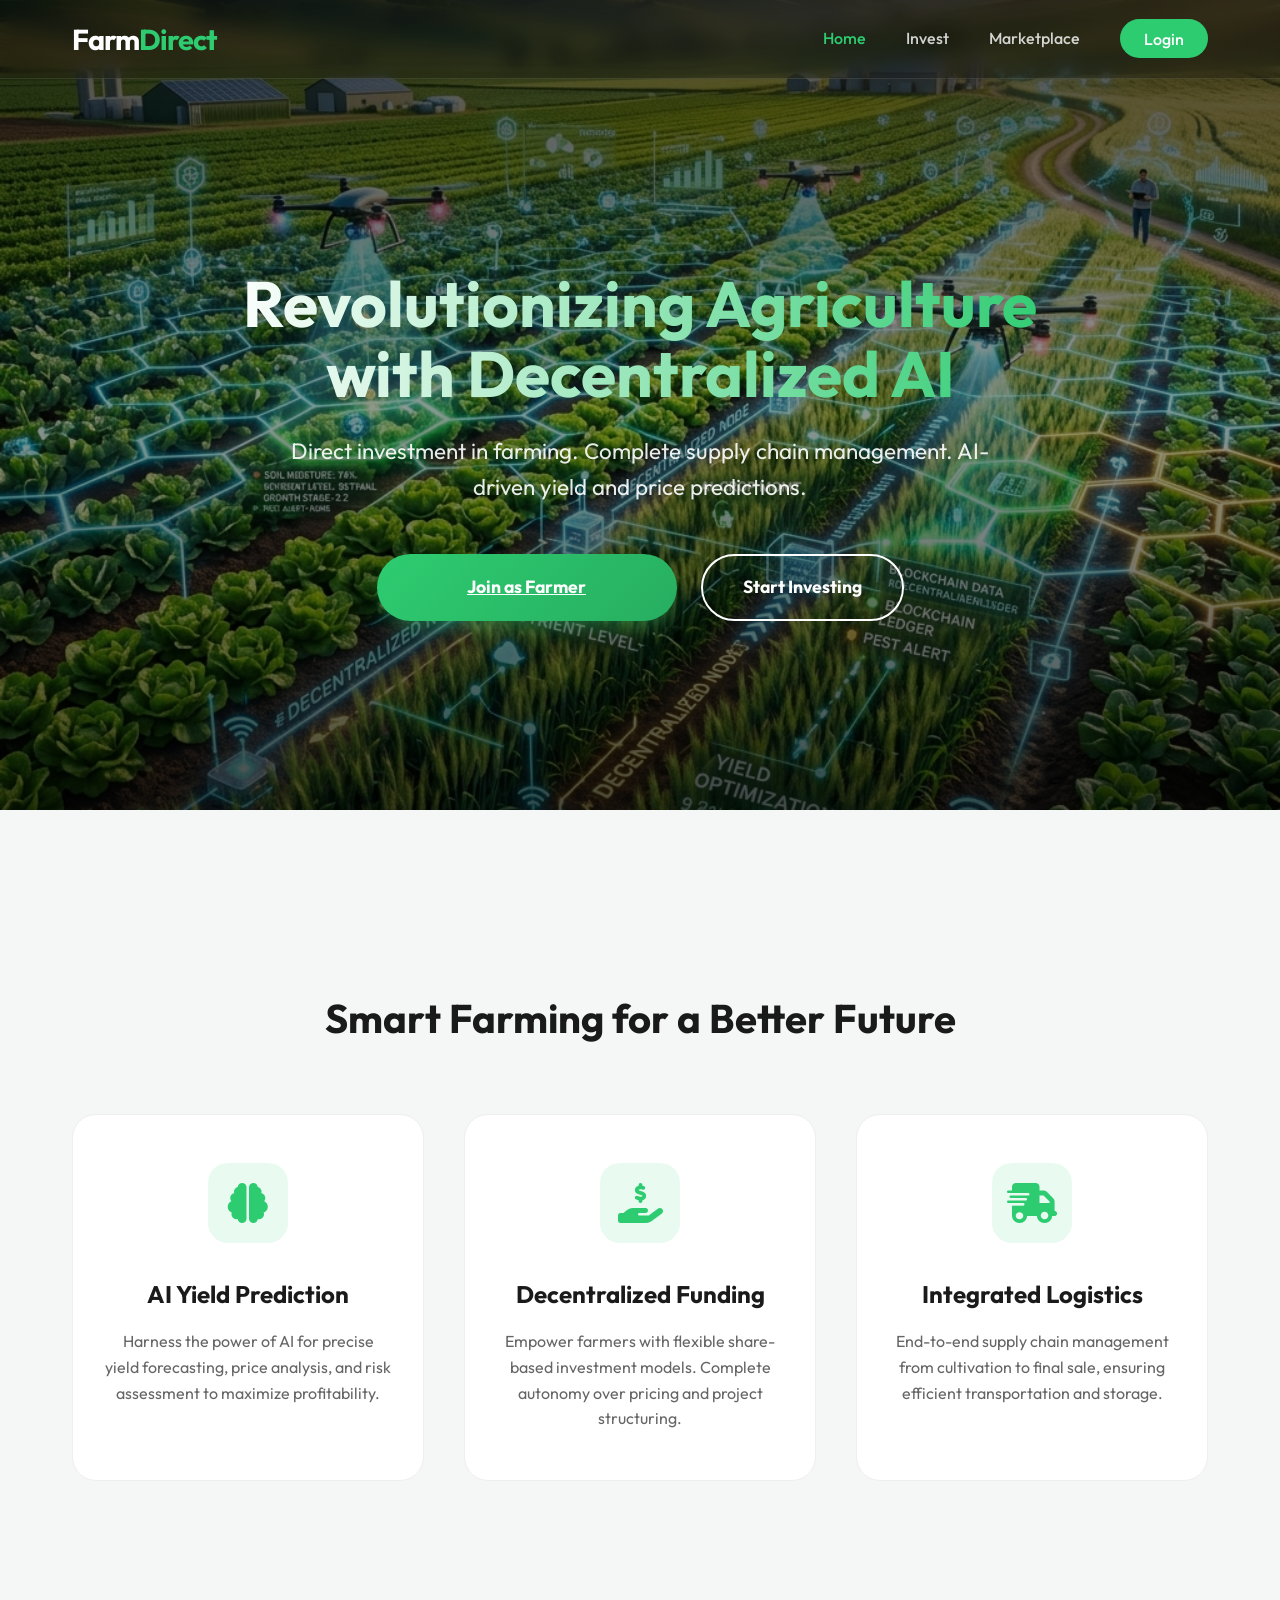
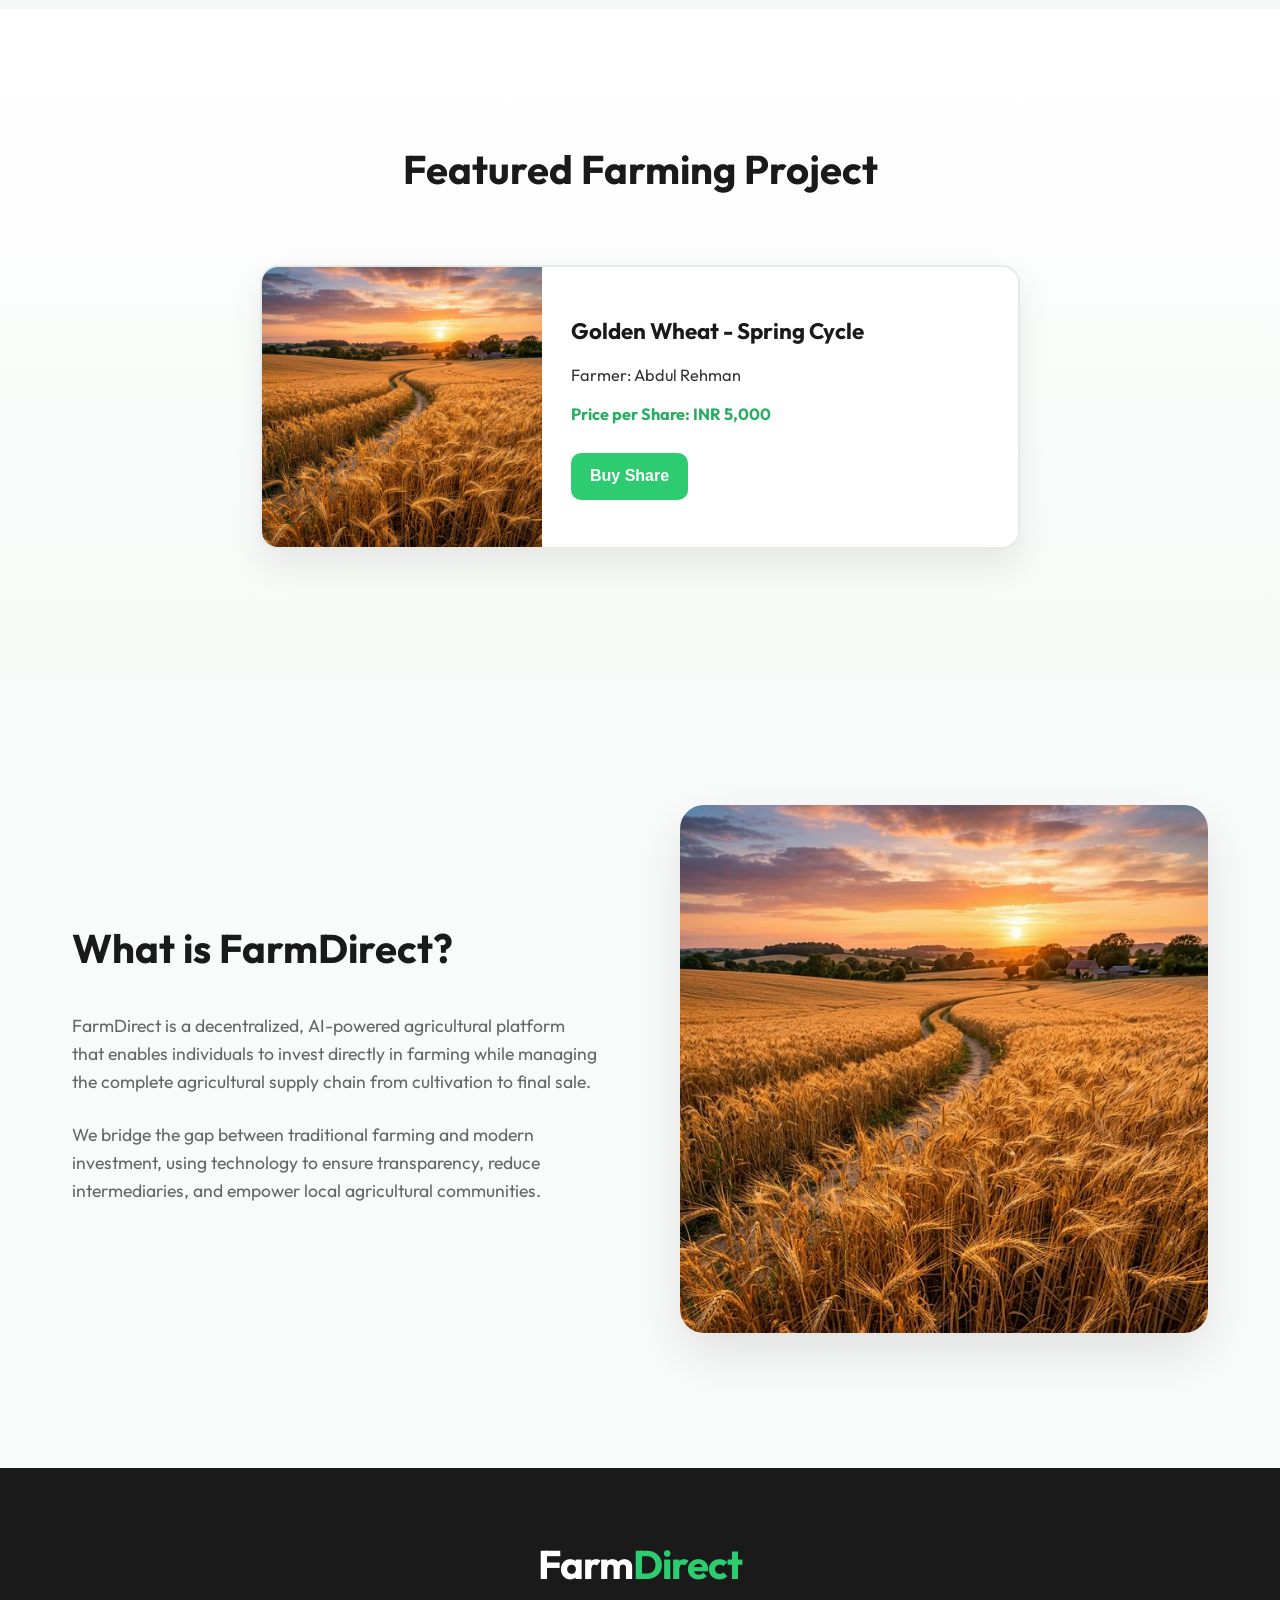
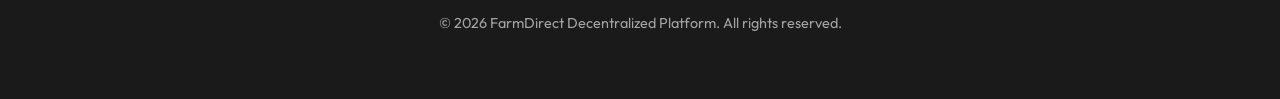
<file: index.html>
<!DOCTYPE html>
<html lang="en">

<head>
    <meta charset="UTF-8">
    <meta name="viewport" content="width=device-width, initial-scale=1.0">
    <title>FarmDirect | Decentralized Agricultural Platform</title>
    <meta name="description"
        content="Invest directly in farming and manage the complete supply chain with AI-powered insights.">
    <link rel="stylesheet" href="style.css">
    <link rel="preconnect" href="https://fonts.googleapis.com">
    <link rel="preconnect" href="https://fonts.gstatic.com" crossorigin>
    <link href="https://fonts.googleapis.com/css2?family=Outfit:wght@300;400;600;700&display=swap" rel="stylesheet">
    <!-- FontAwesome for specific icons -->
    <link rel="stylesheet" href="https://cdnjs.cloudflare.com/ajax/libs/font-awesome/6.4.0/css/all.min.css">
</head>

<body class="home-page">
    <nav class="navbar">
        <div class="nav-container">
            <a href="index.html" class="logo">Farm<span>Direct</span></a>
            <ul class="nav-menu">
                <li><a href="index.html" class="active">Home</a></li>
                <li><a href="investor.html">Invest</a></li>
                <li><a href="#">Marketplace</a></li>
                <li><a href="#" class="login-btn">Login</a></li>
            </ul>
        </div>
    </nav>

    <header class="hero">
        <div class="hero-overlay"></div>
        <div class="hero-content">
            <h1>Revolutionizing Agriculture with <span>Decentralized AI</span></h1>
            <p>Direct investment in farming. Complete supply chain management. AI-driven yield and price predictions.
            </p>
            <div class="hero-btns">
                <a href="list-crop.html" class="primary-btn">Join as Farmer</a>
                <a href="investor.html" class="secondary-btn">Start Investing</a>
            </div>
        </div>
    </header>

    <section class="features">
        <div class="section-container">
            <h2 class="section-title">Smart Farming for a Better Future</h2>
            <div class="features-grid">
                <div class="feature-card">
                    <div class="icon-box">
                        <i class="fas fa-brain"></i>
                    </div>
                    <h3>AI Yield Prediction</h3>
                    <p>Harness the power of AI for precise yield forecasting, price analysis, and risk assessment to
                        maximize profitability.</p>
                </div>
                <div class="feature-card">
                    <div class="icon-box">
                        <i class="fas fa-hand-holding-dollar"></i>
                    </div>
                    <h3>Decentralized Funding</h3>
                    <p>Empower farmers with flexible share-based investment models. Complete autonomy over pricing and
                        project structuring.</p>
                </div>
                <div class="feature-card">
                    <div class="icon-box">
                        <i class="fas fa-truck-fast"></i>
                    </div>
                    <h3>Integrated Logistics</h3>
                    <p>End-to-end supply chain management from cultivation to final sale, ensuring efficient
                        transportation and storage.</p>
                </div>
            </div>
        </div>
    </section>

    <section class="project-card-demo">
        <div class="section-container">
            <h2 class="section-title">Featured Farming Project</h2>
            <div class="invest-card">
                <img src="crop_wheat_field.png" alt="Wheat farming project" class="invest-card-image">
                <div class="invest-card-content">
                    <h3>Golden Wheat - Spring Cycle</h3>
                    <p class="invest-farmer">Farmer: Abdul Rehman</p>
                    <p class="invest-price">Price per Share: INR 5,000</p>
                    <button class="buy-share-btn">Buy Share</button>
                </div>
            </div>
        </div>
    </section>

    <section class="about-summary">
        <div class="section-container">
            <div class="about-content">
                <div class="about-text">
                    <h2>What is FarmDirect?</h2>
                    <p>FarmDirect is a decentralized, AI-powered agricultural platform that enables individuals to
                        invest directly in farming while managing the complete agricultural supply chain from
                        cultivation to final sale.</p>
                    <p>We bridge the gap between traditional farming and modern investment, using technology to ensure
                        transparency, reduce intermediaries, and empower local agricultural communities.</p>
                </div>
                <div class="about-image">
                    <img src="crop_wheat_field.png" alt="FarmDirect Agriculture">
                </div>
            </div>
        </div>
    </section>

    <footer class="footer">
        <div class="footer-container">
            <div class="logo">Farm<span>Direct</span></div>
            <p>&copy; 2026 FarmDirect Decentralized Platform. All rights reserved.</p>
        </div>
    </footer>

    <script src="script.js"></script>
</body>

</html>
</file>
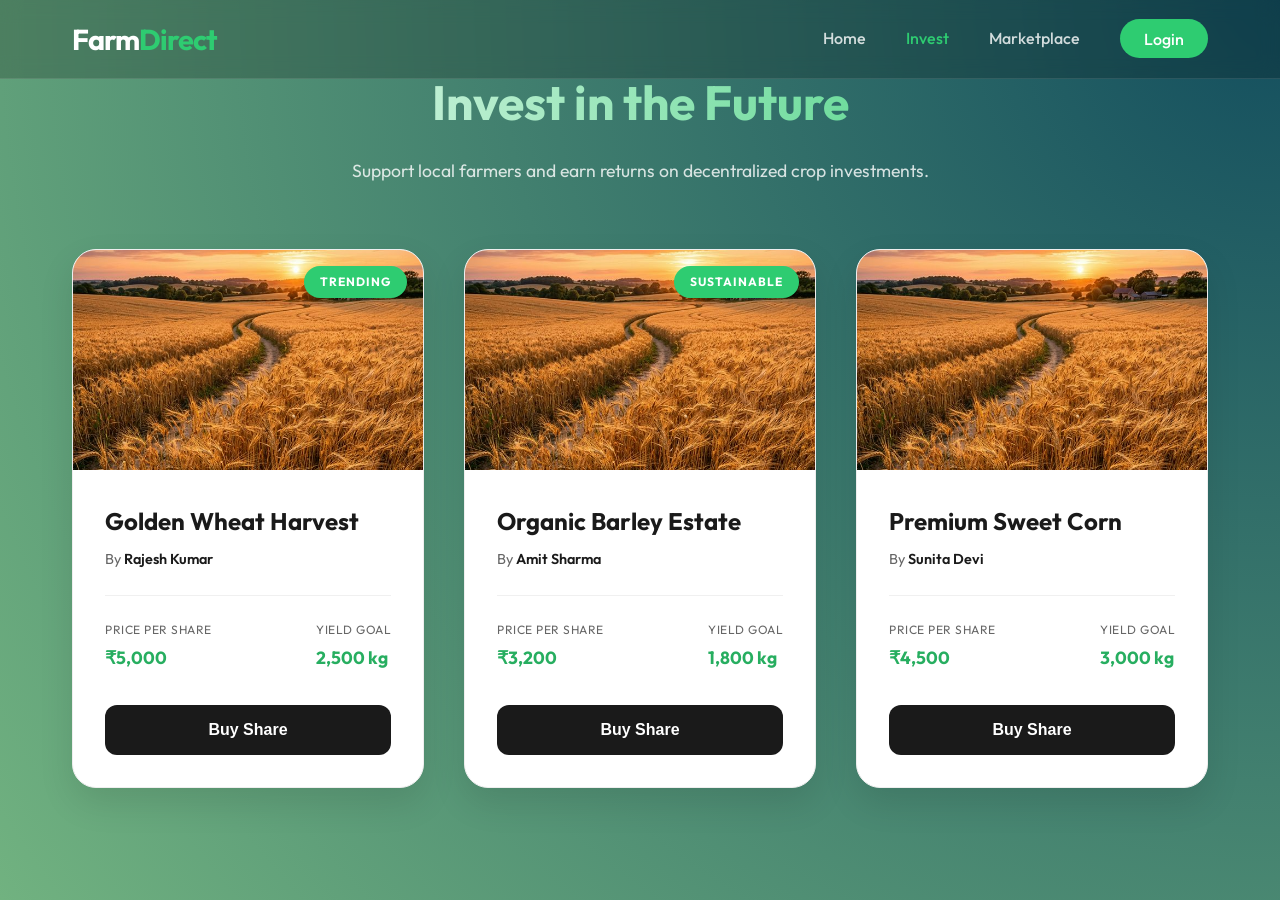
<file: investor.html>
<!DOCTYPE html>
<html lang="en">
<head>
    <meta charset="UTF-8">
    <meta name="viewport" content="width=device-width, initial-scale=1.0">
    <title>Invest in Farming | FarmDirect</title>
    <meta name="description" content="Browse and invest in premium farming projects. Decentralized Agricultural Investment Platform.">
    <link rel="stylesheet" href="style.css">
    <link rel="preconnect" href="https://fonts.googleapis.com">
    <link rel="preconnect" href="https://fonts.gstatic.com" crossorigin>
    <link href="https://fonts.googleapis.com/css2?family=Outfit:wght@300;400;600;700&display=swap" rel="stylesheet">
</head>
<body class="investor-page">
    <nav class="navbar">
        <div class="nav-container">
            <a href="index.html" class="logo">Farm<span>Direct</span></a>
            <ul class="nav-menu">
                <li><a href="index.html">Home</a></li>
                <li><a href="investor.html" class="active">Invest</a></li>
                <li><a href="#">Marketplace</a></li>
                <li><a href="#" class="login-btn">Login</a></li>
            </ul>
        </div>
    </nav>
    <div class="container wide">
        <header>
            <h1>Invest in the Future</h1>
            <p>Support local farmers and earn returns on decentralized crop investments.</p>
        </header>

        <main>
            <section class="project-grid">
                <!-- Project Card 1 -->
                <article class="project-card">
                    <div class="card-image">
                        <img src="crop_wheat_field.png" alt="Golden Wheat Project">
                        <div class="badge">Trending</div>
                    </div>
                    <div class="card-content">
                        <h3 class="crop-name">Golden Wheat Harvest</h3>
                        <p class="farmer-name">By <span>Rajesh Kumar</span></p>
                        <div class="card-stats">
                            <div class="stat">
                                <span class="label">Price per Share</span>
                                <span class="value">₹5,000</span>
                            </div>
                            <div class="stat">
                                <span class="label">Yield Goal</span>
                                <span class="value">2,500 kg</span>
                            </div>
                        </div>
                        <button class="buy-btn">Buy Share</button>
                    </div>
                </article>

                <!-- Project Card 2 (Duplicate for demo) -->
                <article class="project-card">
                    <div class="card-image">
                        <img src="crop_wheat_field.png" alt="Organic Barley Project">
                        <div class="badge">Sustainable</div>
                    </div>
                    <div class="card-content">
                        <h3 class="crop-name">Organic Barley Estate</h3>
                        <p class="farmer-name">By <span>Amit Sharma</span></p>
                        <div class="card-stats">
                            <div class="stat">
                                <span class="label">Price per Share</span>
                                <span class="value">₹3,200</span>
                            </div>
                            <div class="stat">
                                <span class="label">Yield Goal</span>
                                <span class="value">1,800 kg</span>
                            </div>
                        </div>
                        <button class="buy-btn">Buy Share</button>
                    </div>
                </article>

                <!-- Project Card 3 (Duplicate for demo) -->
                <article class="project-card">
                    <div class="card-image">
                        <img src="crop_wheat_field.png" alt="Premium Corn Project">
                    </div>
                    <div class="card-content">
                        <h3 class="crop-name">Premium Sweet Corn</h3>
                        <p class="farmer-name">By <span>Sunita Devi</span></p>
                        <div class="card-stats">
                            <div class="stat">
                                <span class="label">Price per Share</span>
                                <span class="value">₹4,500</span>
                            </div>
                            <div class="stat">
                                <span class="label">Yield Goal</span>
                                <span class="value">3,000 kg</span>
                            </div>
                        </div>
                        <button class="buy-btn">Buy Share</button>
                    </div>
                </article>
            </section>
        </main>
    </div>

    <script>
        document.querySelectorAll('.buy-btn').forEach(btn => {
            btn.addEventListener('click', () => {
                const crop = btn.closest('.project-card').querySelector('.crop-name').innerText;
                alert(`Proceeding to investment for: ${crop}\nSecure transaction initialized...`);
            });
        });
    </script>
</body>
</html>
</file>
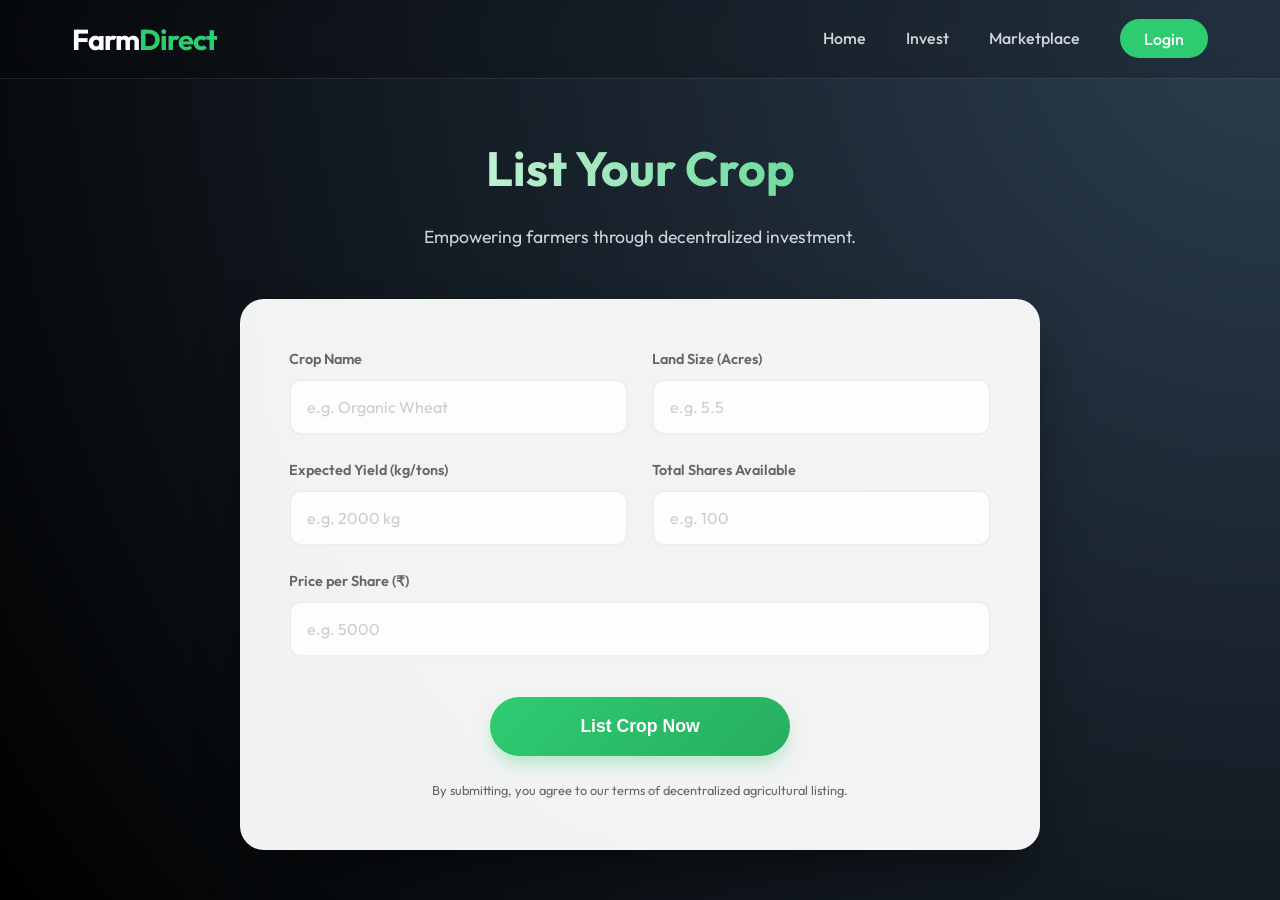
<file: list-crop.html>
<!DOCTYPE html>
<html lang="en">
<head>
    <meta charset="UTF-8">
    <meta name="viewport" content="width=device-width, initial-scale=1.0">
    <title>List Your Crop | FarmDirect</title>
    <meta name="description" content="Farmers can list their crops for investment on FarmDirect. Decentralized Agricultural Investment Platform.">
    <link rel="stylesheet" href="style.css">
    <link rel="preconnect" href="https://fonts.googleapis.com">
    <link rel="preconnect" href="https://fonts.gstatic.com" crossorigin>
    <link href="https://fonts.googleapis.com/css2?family=Outfit:wght@300;400;600;700&display=swap" rel="stylesheet">
</head>
<body class="form-page">
    <nav class="navbar">
        <div class="nav-container">
            <a href="index.html" class="logo">Farm<span>Direct</span></a>
            <ul class="nav-menu">
                <li><a href="index.html">Home</a></li>
                <li><a href="investor.html">Invest</a></li>
                <li><a href="#">Marketplace</a></li>
                <li><a href="#" class="login-btn">Login</a></li>
            </ul>
        </div>
    </nav>
    <div class="container">
        <header>
            <h1>List Your Crop</h1>
            <p>Empowering farmers through decentralized investment.</p>
        </header>

        <main>
            <form id="crop-listing-form" class="glass-card">
                <div class="form-grid">
                    <div class="input-group">
                        <label for="crop-name">Crop Name</label>
                        <input type="text" id="crop-name" name="crop-name" placeholder="e.g. Organic Wheat" required>
                    </div>

                    <div class="input-group">
                        <label for="land-size">Land Size (Acres)</label>
                        <input type="number" id="land-size" name="land-size" step="0.1" placeholder="e.g. 5.5" required>
                    </div>

                    <div class="input-group">
                        <label for="expected-yield">Expected Yield (kg/tons)</label>
                        <input type="text" id="expected-yield" name="expected-yield" placeholder="e.g. 2000 kg" required>
                    </div>

                    <div class="input-group">
                        <label for="total-shares">Total Shares Available</label>
                        <input type="number" id="total-shares" name="total-shares" placeholder="e.g. 100" required>
                    </div>

                    <div class="input-group full-width">
                        <label for="price-per-share">Price per Share (₹)</label>
                        <input type="number" id="price-per-share" name="price-per-share" step="0.01" placeholder="e.g. 5000" required>
                    </div>
                </div>

                <div class="form-footer">
                    <button type="submit" id="submit-btn" class="primary-btn">List Crop Now</button>
                    <p class="disclaimer">By submitting, you agree to our terms of decentralized agricultural listing.</p>
                </div>
            </form>
        </main>
    </div>

    <script src="script.js"></script>
</body>
</html>
</file>
<file: style.css>
:root {
    --primary: #2ecc71;
    --primary-dark: #27ae60;
    --accent: #f1c40f;
    --dark: #1a1a1a;
    --light: #f4f7f6;
    --glass: rgba(255, 255, 255, 0.1);
    --glass-border: rgba(255, 255, 255, 0.2);
    --card-bg: #ffffff;
    --text-main: #333;
    --text-muted: #666;
    --transition: all 0.3s cubic-bezier(0.4, 0, 0.2, 1);
}

* {
    margin: 0;
    padding: 0;
    box-sizing: border-box;
}

body {
    font-family: 'Outfit', sans-serif;
    background: #f4f7f6;
    color: var(--text-main);
    min-height: 100vh;
    overflow-x: hidden;
    line-height: 1.6;
}

.home-page, .investor-page {
    display: block;
    padding: 0;
}

.form-page {
    display: flex;
    justify-content: center;
    align-items: center;
    padding: 2rem;
    background: radial-gradient(circle at top right, #2c3e50, #000000);
}

.form-page .container {
    padding-top: 80px; /* Offset for sticky navbar */
}

.container {
    width: 100%;
    max-width: 800px;
    z-index: 10;
}

header {
    text-align: center;
    margin-bottom: 3rem;
    color: white;
    animation: fadeInDown 1s ease-out;
}

.logo {
    font-size: 2.5rem;
    font-weight: 700;
    letter-spacing: -1px;
    margin-bottom: 0.5rem;
}

.logo span {
    color: var(--primary);
}

header h1 {
    font-size: 3rem;
    margin-bottom: 1rem;
    background: linear-gradient(to right, #fff, var(--primary));
    -webkit-background-clip: text;
    background-clip: text;
    -webkit-text-fill-color: transparent;
}

header p {
    font-size: 1.1rem;
    opacity: 0.8;
}

.glass-card {
    background: rgba(255, 255, 255, 0.95);
    backdrop-filter: blur(10px);
    border-radius: 24px;
    padding: 3rem;
    box-shadow: 0 25px 50px -12px rgba(0, 0, 0, 0.5);
    border: 1px solid var(--glass-border);
    animation: fadeInUp 0.8s ease-out;
}

.form-grid {
    display: grid;
    grid-template-columns: 1fr 1fr;
    gap: 1.5rem;
}

.input-group {
    display: flex;
    flex-direction: column;
    gap: 0.5rem;
}

.input-group.full-width {
    grid-column: span 2;
}

label {
    font-weight: 600;
    font-size: 0.9rem;
    color: var(--text-muted);
    transition: var(--transition);
}

input {
    padding: 1rem;
    border-radius: 12px;
    border: 2px solid #eee;
    background: #fdfdfd;
    font-family: inherit;
    font-size: 1rem;
    transition: var(--transition);
}

input:focus {
    outline: none;
    border-color: var(--primary);
    box-shadow: 0 0 0 4px rgba(46, 204, 113, 0.1);
    background: white;
}

input::placeholder {
    color: #ccc;
}

.form-footer {
    margin-top: 2.5rem;
    text-align: center;
}

.primary-btn {
    background: linear-gradient(135deg, var(--primary) 0%, var(--primary-dark) 100%);
    color: white;
    border: none;
    padding: 1.2rem 3rem;
    font-size: 1.1rem;
    font-weight: 700;
    border-radius: 50px;
    cursor: pointer;
    transition: var(--transition);
    box-shadow: 0 10px 20px -5px rgba(46, 204, 113, 0.4);
    width: 100%;
    max-width: 300px;
}

.primary-btn:hover {
    transform: translateY(-3px);
    box-shadow: 0 15px 30px -5px rgba(46, 204, 113, 0.6);
}

.primary-btn:active {
    transform: translateY(-1px);
}

.disclaimer {
    margin-top: 1.5rem;
    font-size: 0.8rem;
    color: var(--text-muted);
}

@keyframes fadeInDown {
    from {
        opacity: 0;
        transform: translateY(-30px);
    }
    to {
        opacity: 1;
        transform: translateY(0);
    }
}

@keyframes fadeInUp {
    from {
        opacity: 0;
        transform: translateY(30px);
    }
    to {
        opacity: 1;
        transform: translateY(0);
    }
}

/* Investor Page Styles */
.investor-page {
    background: radial-gradient(circle at bottom left, #1a2a6c, #b21f1f, #fdbb2d);
    background: radial-gradient(circle at top right, #134e5e, #71b280);
    display: block;
    padding: 0;
}

.container.wide {
    max-width: 1200px;
    margin: 0 auto;
    padding: 4rem 2rem;
}

.simple-nav {
    display: flex;
    justify-content: space-between;
    align-items: center;
    margin-bottom: 2rem;
}

.nav-link {
    color: white;
    text-decoration: none;
    font-weight: 600;
    padding: 0.8rem 1.5rem;
    border-radius: 50px;
    border: 1px solid rgba(255, 255, 255, 0.3);
    transition: var(--transition);
}

.nav-link:hover {
    background: rgba(255, 255, 255, 0.1);
}

.project-grid {
    display: grid;
    grid-template-columns: repeat(auto-fill, minmax(320px, 1fr));
    gap: 2.5rem;
    margin-top: 4rem;
}

.project-card {
    background: white;
    border-radius: 24px;
    overflow: hidden;
    box-shadow: 0 15px 35px rgba(0, 0, 0, 0.1);
    transition: var(--transition);
    border: 1px solid #eee;
    animation: fadeInUp 0.8s ease-out;
}

.project-card:hover {
    transform: translateY(-10px);
    box-shadow: 0 25px 50px rgba(0, 0, 0, 0.15);
}

.card-image {
    position: relative;
    height: 220px;
    overflow: hidden;
}

.card-image img {
    width: 100%;
    height: 100%;
    object-fit: cover;
    transition: var(--transition);
}

.project-card:hover .card-image img {
    transform: scale(1.1);
}

.badge {
    position: absolute;
    top: 1rem;
    right: 1rem;
    background: var(--primary);
    color: white;
    padding: 0.4rem 1rem;
    border-radius: 50px;
    font-size: 0.75rem;
    font-weight: 700;
    text-transform: uppercase;
    letter-spacing: 1px;
}

.card-content {
    padding: 2rem;
}

.crop-name {
    font-size: 1.5rem;
    font-weight: 700;
    margin-bottom: 0.5rem;
    color: var(--dark);
}

.farmer-name {
    font-size: 0.9rem;
    color: var(--text-muted);
    margin-bottom: 1.5rem;
}

.farmer-name span {
    color: var(--dark);
    font-weight: 600;
}

.card-stats {
    display: flex;
    justify-content: space-between;
    margin-bottom: 2rem;
    padding-top: 1.5rem;
    border-top: 1px solid #f0f0f0;
}

.stat {
    display: flex;
    flex-direction: column;
    gap: 0.3rem;
}

.stat .label {
    font-size: 0.75rem;
    color: var(--text-muted);
    text-transform: uppercase;
    letter-spacing: 0.5px;
}

.stat .value {
    font-size: 1.1rem;
    font-weight: 700;
    color: var(--primary-dark);
}

.buy-btn {
    width: 100%;
    background: var(--dark);
    color: white;
    border: none;
    padding: 1rem;
    border-radius: 12px;
    font-size: 1rem;
    font-weight: 600;
    cursor: pointer;
    transition: var(--transition);
}

.buy-btn:hover {
    background: var(--primary);
    box-shadow: 0 8px 20px rgba(46, 204, 113, 0.3);
}


/* Navbar */
.navbar {
    position: fixed;
    top: 0;
    left: 0;
    width: 100%;
    z-index: 1000;
    background: rgba(0, 0, 0, 0.2);
    backdrop-filter: blur(10px);
    border-bottom: 1px solid rgba(255, 255, 255, 0.1);
    padding: 1rem 0;
    transition: var(--transition);
}

.nav-container {
    max-width: 1200px;
    margin: 0 auto;
    padding: 0 2rem;
    display: flex;
    justify-content: space-between;
    align-items: center;
}

.navbar .logo {
    font-size: 1.8rem;
    margin-bottom: 0;
    text-decoration: none;
    color: white;
}

.nav-menu {
    display: flex;
    list-style: none;
    gap: 2.5rem;
    align-items: center;
}

.nav-menu a {
    color: white;
    text-decoration: none;
    font-weight: 500;
    opacity: 0.8;
    transition: var(--transition);
}

.nav-menu a:hover, .nav-menu a.active {
    opacity: 1;
    color: var(--primary);
}

.login-btn {
    background: var(--primary);
    color: white !important;
    padding: 0.6rem 1.5rem;
    border-radius: 50px;
    opacity: 1 !important;
}

.login-btn:hover {
    background: var(--primary-dark);
    transform: translateY(-2px);
}

/* Hero Section */
.hero {
    position: relative;
    height: 90vh;
    min-height: 600px;
    background: url('farmdirect_hero_bg_1776063882466.png') no-repeat center center/cover;
    display: flex;
    align-items: center;
    justify-content: center;
    text-align: center;
    color: white;
    padding-top: 80px;
}

.hero-overlay {
    position: absolute;
    top: 0;
    left: 0;
    width: 100%;
    height: 100%;
    background: linear-gradient(rgba(0,0,0,0.7), rgba(0,0,0,0.4), rgba(0,0,0,0.7));
}

.hero-content {
    position: relative;
    z-index: 1;
    max-width: 900px;
    padding: 0 2rem;
}

.hero h1 {
    font-size: 4rem;
    line-height: 1.1;
    margin-bottom: 1.5rem;
    font-weight: 700;
}

.hero h1 span {
    color: var(--primary);
}

.hero p {
    font-size: 1.4rem;
    opacity: 0.9;
    margin-bottom: 3rem;
    max-width: 700px;
    margin-left: auto;
    margin-right: auto;
}

.hero-btns {
    display: flex;
    gap: 1.5rem;
    justify-content: center;
}

.secondary-btn {
    background: transparent;
    color: white;
    border: 2px solid white;
    padding: 1.1rem 2.5rem;
    font-size: 1.1rem;
    font-weight: 700;
    border-radius: 50px;
    cursor: pointer;
    text-decoration: none;
    transition: var(--transition);
}

.secondary-btn:hover {
    background: white;
    color: var(--dark);
}

/* Features Section */
.section-container {
    max-width: 1200px;
    margin: 0 auto;
    padding: 8rem 2rem;
}

.section-title {
    text-align: center;
    font-size: 2.5rem;
    margin-bottom: 4rem;
    color: var(--dark);
}

.features-grid {
    display: grid;
    grid-template-columns: repeat(3, 1fr);
    gap: 2.5rem;
}

.feature-card {
    background: white;
    padding: 3rem 2rem;
    border-radius: 24px;
    text-align: center;
    transition: var(--transition);
    border: 1px solid #eee;
}

.feature-card:hover {
    transform: translateY(-10px);
    box-shadow: 0 20px 40px rgba(0,0,0,0.05);
    border-color: var(--primary);
}

.icon-box {
    width: 80px;
    height: 80px;
    background: rgba(46, 204, 113, 0.1);
    color: var(--primary);
    font-size: 2.5rem;
    display: flex;
    align-items: center;
    justify-content: center;
    border-radius: 20px;
    margin: 0 auto 2rem;
    transition: var(--transition);
}

.feature-card:hover .icon-box {
    background: var(--primary);
    color: white;
    transform: rotateY(180deg);
}

.feature-card h3 {
    font-size: 1.5rem;
    margin-bottom: 1rem;
    color: var(--dark);
}

.feature-card p {
    color: var(--text-muted);
    font-size: 1rem;
}

/* Beginner Card Demo */
.project-card-demo {
    background: linear-gradient(180deg, #ffffff 0%, #f6faf7 100%);
}

.invest-card {
    width: 100%;
    max-width: 760px;
    margin: 0 auto;
    background: #fff;
    border: 2px solid #e4ece8;
    border-radius: 18px;
    box-shadow: 0 16px 35px rgba(0, 0, 0, 0.08);
    overflow: hidden;
    display: grid;
    grid-template-columns: 280px 1fr;
}

.invest-card-image {
    width: 100%;
    height: 100%;
    min-height: 260px;
    object-fit: cover;
}

.invest-card-content {
    padding: 1.8rem;
    display: flex;
    flex-direction: column;
    gap: 0.8rem;
    justify-content: center;
}

.invest-card-content h3 {
    font-size: 1.4rem;
    color: var(--dark);
}

.invest-farmer,
.invest-price {
    color: var(--text-main);
    font-size: 1.02rem;
}

.invest-price {
    font-weight: 700;
    color: var(--primary-dark);
}

.buy-share-btn {
    margin-top: 0.8rem;
    width: fit-content;
    border: none;
    border-radius: 10px;
    padding: 0.9rem 1.2rem;
    background: var(--primary);
    color: #fff;
    font-size: 1rem;
    font-weight: 700;
    cursor: pointer;
    transition: var(--transition);
}

.buy-share-btn:hover {
    background: var(--primary-dark);
    transform: translateY(-2px);
}

@media (max-width: 820px) {
    .invest-card {
        grid-template-columns: 1fr;
    }

    .invest-card-image {
        height: 240px;
        min-height: 240px;
    }

    .invest-card-content {
        padding: 1.4rem;
    }

    .buy-share-btn {
        width: 100%;
    }
}

@media (max-width: 480px) {
    .section-container {
        padding: 5rem 1rem;
    }

    .invest-card-image {
        height: 200px;
        min-height: 200px;
    }

    .invest-card-content h3 {
        font-size: 1.2rem;
    }

    .invest-farmer,
    .invest-price {
        font-size: 0.95rem;
    }
}

/* About Summary */
.about-summary {
    background: #f9fbfa;
}

.about-content {
    display: grid;
    grid-template-columns: 1fr 1fr;
    gap: 5rem;
    align-items: center;
}

.about-text h2 {
    font-size: 2.5rem;
    margin-bottom: 2rem;
    color: var(--dark);
}

.about-text p {
    margin-bottom: 1.5rem;
    color: var(--text-muted);
    font-size: 1.1rem;
}

.about-image img {
    width: 100%;
    border-radius: 24px;
    box-shadow: 0 20px 50px rgba(0,0,0,0.1);
}

/* Footer */
.footer {
    background: var(--dark);
    color: white;
    padding: 4rem 0;
    text-align: center;
}

.footer .logo {
    color: white;
    margin-bottom: 1rem;
}

.footer p {
    opacity: 0.6;
    font-size: 0.9rem;
}

@media (max-width: 968px) {
    .hero h1 { font-size: 3rem; }
    .features-grid { grid-template-columns: 1fr; }
    .about-content { grid-template-columns: 1fr; gap: 3rem; }
    .nav-menu { display: none; } /* Mobile nav placeholder */
}
</file>
